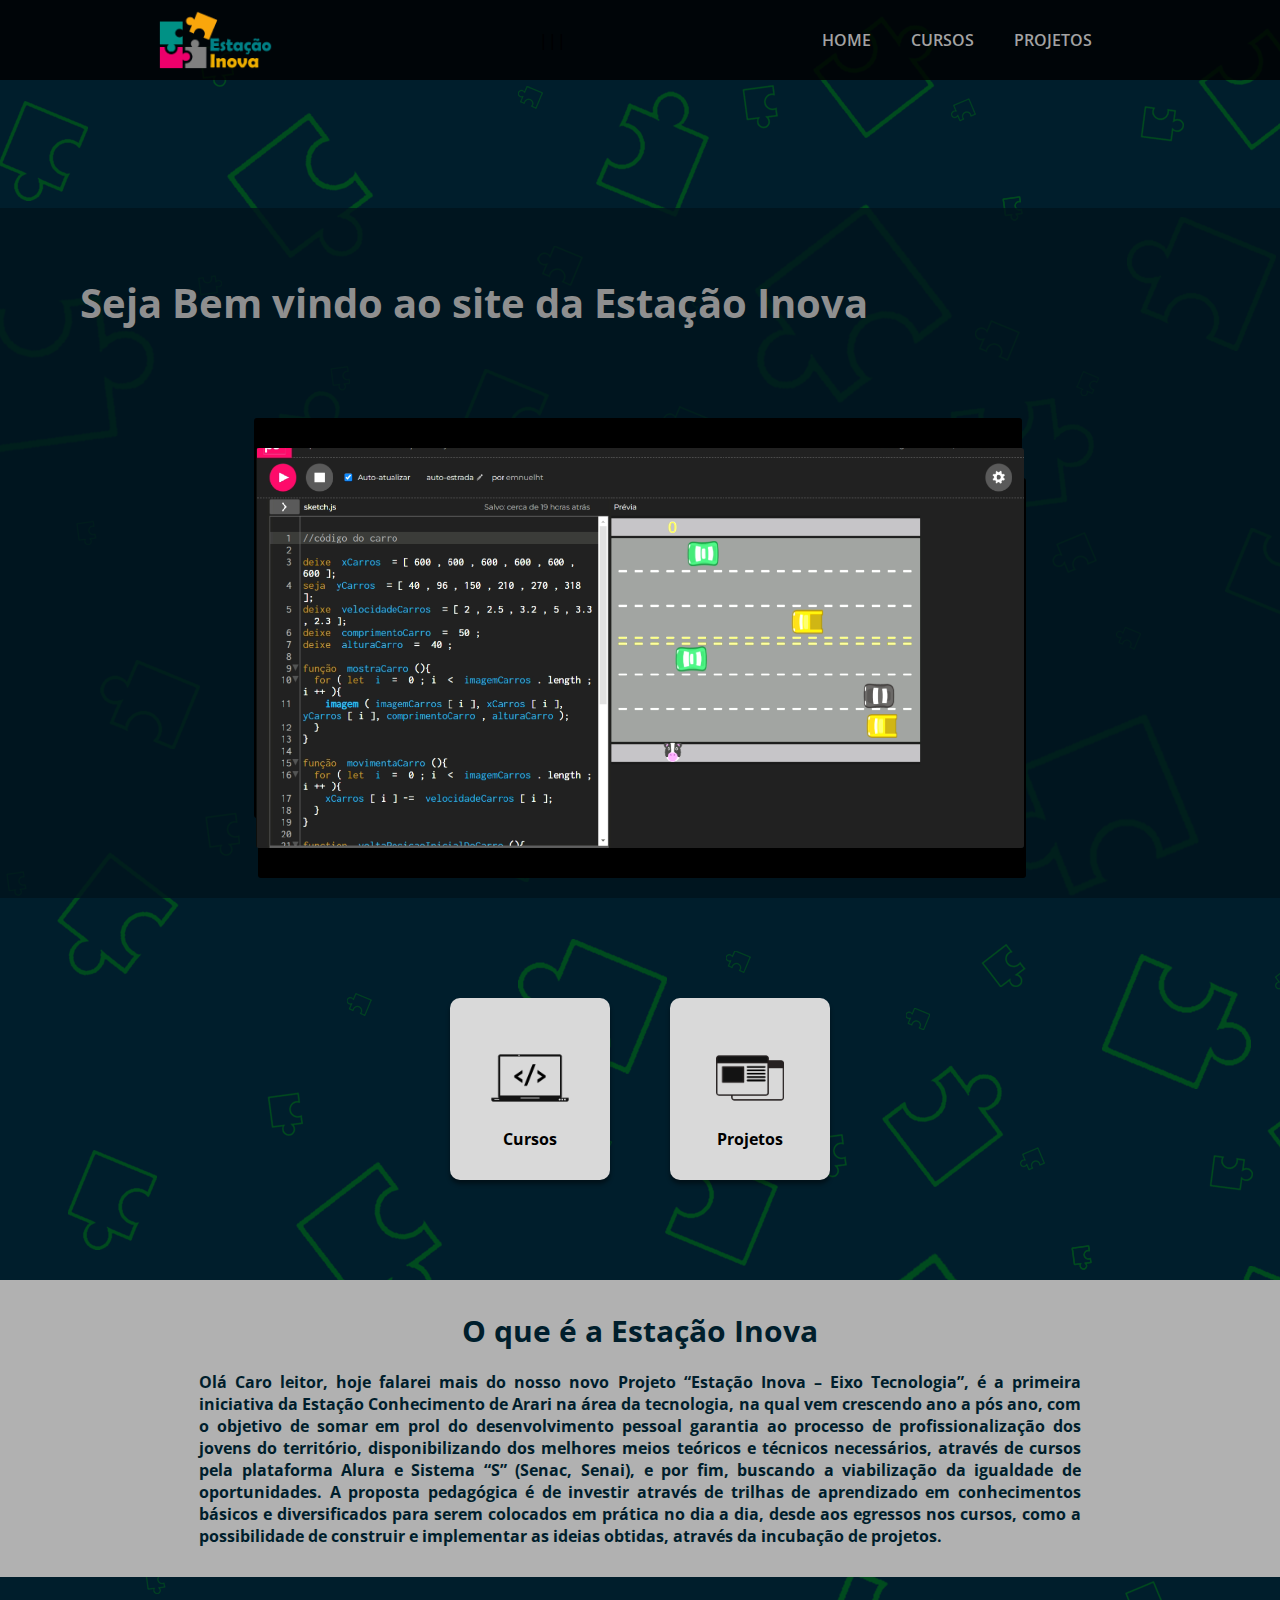
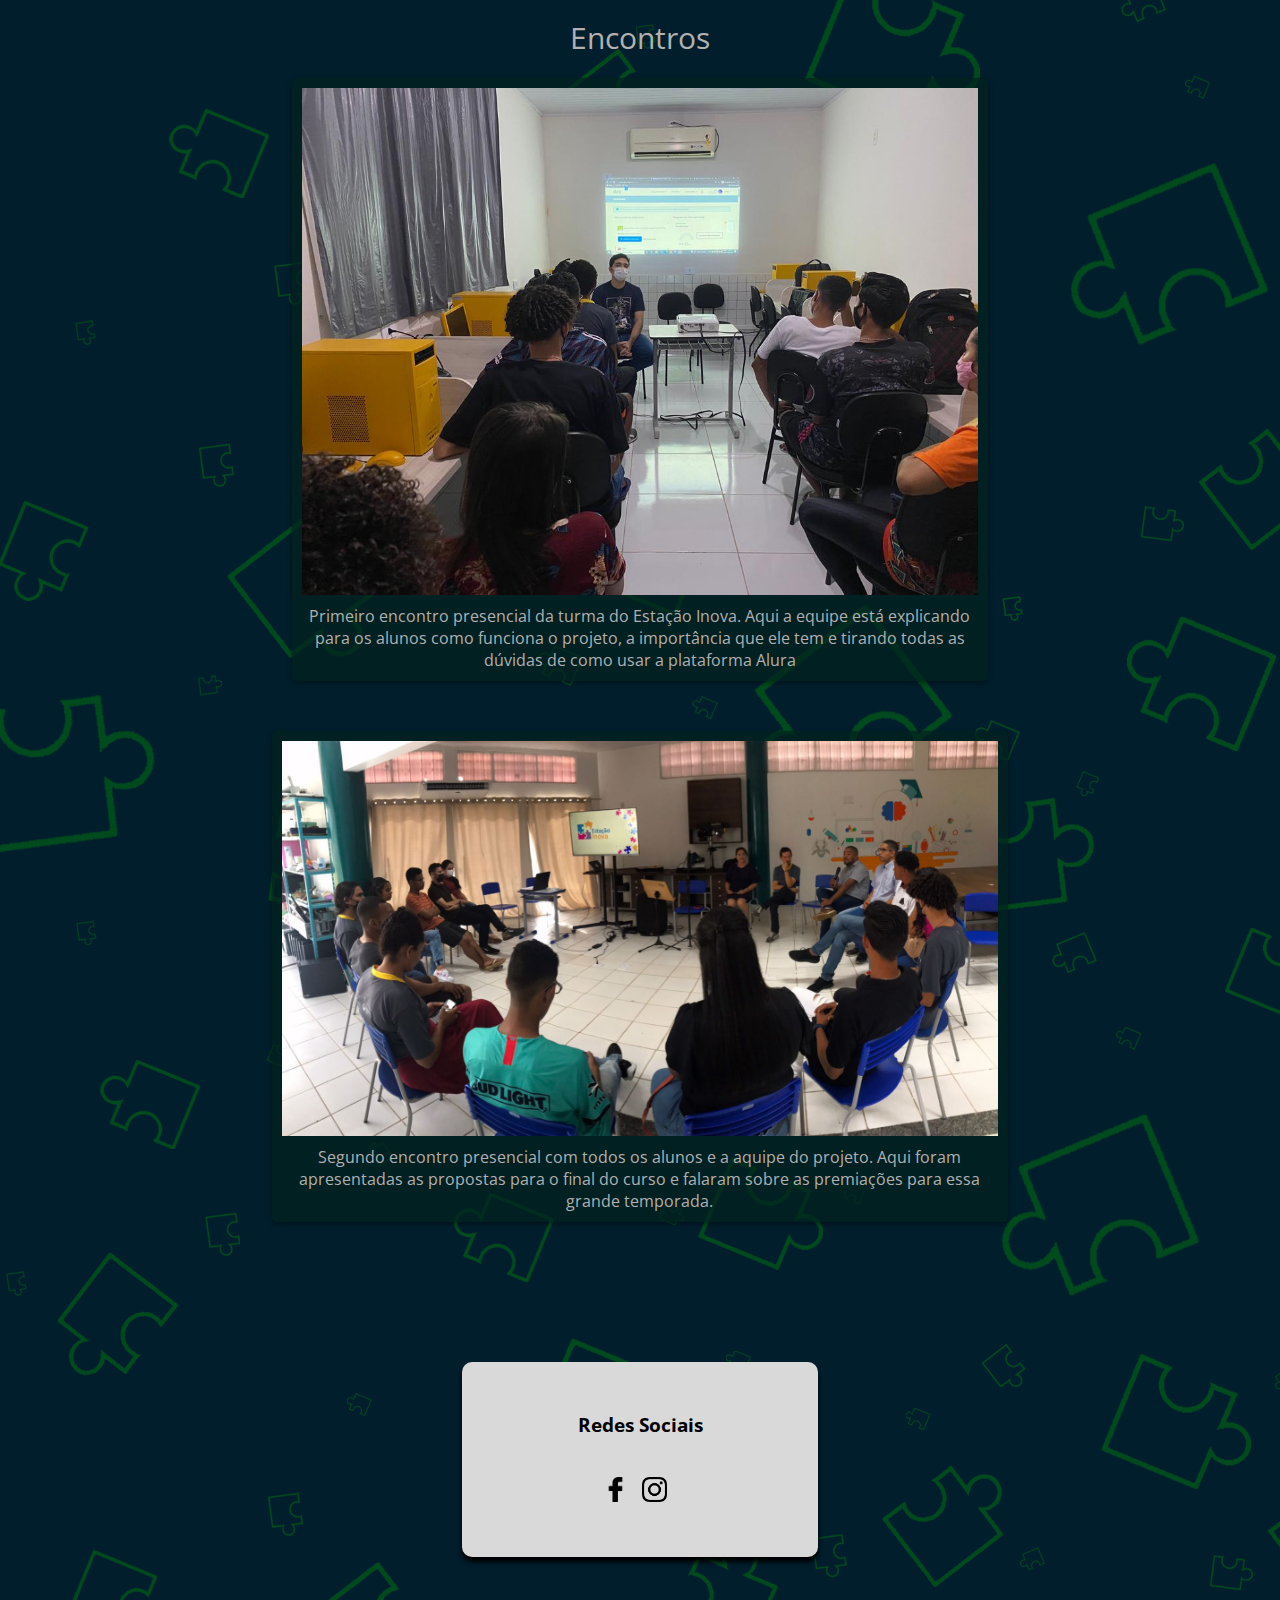
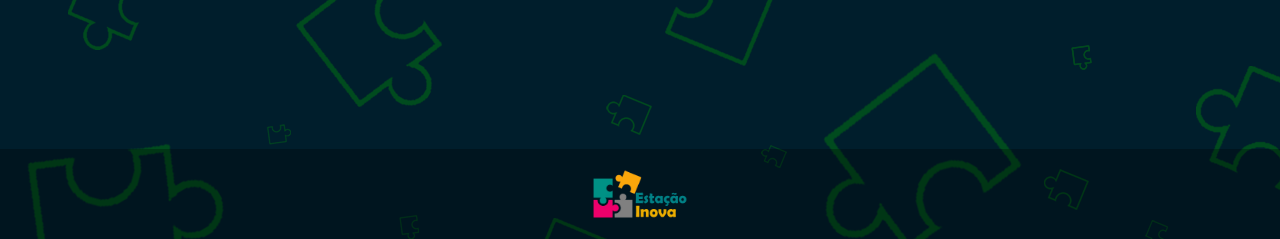
<file: index.html>
<!DOCTYPE html>
<html lang="pt-br">

<head>
    <meta charset="UTF-8">
    <title>Home | Estação Inova</title>
    <meta name="viewport" content="width=device-width, initial-scale=1.0">
    <link href="https://fonts.googleapis.com/css2?family=Open+Sans:wght@400&display=swap" rel="stylesheet">
    <link rel="stylesheet" href="./assets/css/style.css">
    <link rel="stylesheet" href="./assets/css/index/header.css">
    <link rel="stylesheet" href="./assets/css/index/sec-ini.css">
    <link rel="stylesheet" href="./assets/css/index/sec-me-i.css">
    <link rel="stylesheet" href="./assets/css/index/sec-me-f.css">
    <link rel="stylesheet" href="./assets/css/index/sec-fim.css">
    <link rel="stylesheet" href="./assets/css/index/footer.css">
    <link rel="shortcut icon" href="./assets/fanficon/icon.png" type="image/x-icon">
</head>

<body>
    <header class="containerTopo">
        <nav class="container__navegacao">
            <img src="assets/img/logoEI.png" alt="Logo da Estação Inova" class="logo">
            <div class="acaoMenu">
                <span class="clickMenu">|||</span>
                <button class="aparecerItems">Menu</button>
            </div>
            <ul class="container__items">
                <li class="items__link"><a href="./index.html">Home</a></li>
                <li class="items__link"><a href="./cursos.html">Cursos</a></li>
                <li class="items__link"><a href="./projetos.html">Projetos</a></li>
                <!-- <li class="items__link"><a href="./semestre.html">Semestre</a></li> -->
            </ul>
        </nav>
    </header>

    <section class="containerInicio">
        <div class="titulo__texto">
            <h1>Seja Bem vindo ao site da Estação Inova</h1>
        </div>
        <div class="imgC u">
            <div class="txtAcesso">
                <p>Confira os projetos da turma do Estação Inova</p>
                <br>
                <button class="btn">Ver Projetos</button>
            </div>
        </div>
        <div class="conteudoRes">
            <img src="assets/img/projetos/freeway.png" class="img__freeway">
                <div class="textRes">
                    <p>Confira os projetos da turma <!--do Estação Inova--></p>
                    <br>
                    <button class="btn" id="btn">Ver Projetos</button>
                </div>
        </div>
    </section>

    <section class="containerMeioI">

        <div class="item__cursos item">
            <img src="assets/img/bottons-alt/cursos.png" alt="Imagem representando os cursos" class="img__cursos i">
            <p>Cursos</p>
        </div>

        <div class="item__projetos item">
            <img src="assets/img/bottons-alt/projetos.png" alt="Imagem representando os projetos"
                class="img__projetos i">
            <p>Projetos</p>
        </div>

        <!-- <div class="item__semestre item">
            <img src="assets/img/bottons-alt/semestre.png" alt="Imagem representando o Semestre"
                class="img__semestre i">
            <p>Semestre</p>
        </div> -->
    </section>

    <section class="containerMeioF">
        <div class="estacaoInova__conteudo">
            <p class="titulo">O que é a Estação Inova</p>
            <p>Olá Caro leitor, hoje falarei mais do nosso novo Projeto “Estação Inova – Eixo Tecnologia”, é a primeira iniciativa da Estação Conhecimento de Arari na área da tecnologia, na qual vem crescendo ano a pós ano, com o objetivo de somar em prol do desenvolvimento pessoal garantia ao processo de profissionalização dos jovens do território, disponibilizando dos melhores meios teóricos e técnicos necessários, através de cursos pela plataforma Alura e Sistema “S” (Senac, Senai), e por fim, buscando a viabilização da igualdade de oportunidades. A proposta pedagógica é de investir através de trilhas de aprendizado em conhecimentos básicos e diversificados para serem colocados em prática no dia a dia, desde aos egressos nos cursos, como a possibilidade de construir e implementar as ideias obtidas, através da incubação de projetos.</p>
        </div>
        
        <div class="apresentacao">
            <p class="apresentacao__titulo">Encontros</p>
            <!-- <p class="apresentacao__sob">apresentação dos alunos</p> -->
            
            <div class="primerio__encontro">
                <img src="assets/img/encontro1.jpeg" class="encontro1">
                <p>
                    Primeiro encontro presencial da turma do Estação Inova. Aqui a equipe está explicando para os alunos como funciona o projeto, a importância que ele tem e tirando todas as dúvidas de como usar a plataforma Alura
                </p>
            </div>
            <div class="segundo__encontro">
                <img src="assets/img/encontro2.jpeg" class="encontro2">
                <p>
                    Segundo encontro presencial com todos os alunos e a aquipe do projeto. Aqui foram apresentadas as propostas para o final do curso e falaram sobre as premiações para essa grande temporada.
                </p>
            </div>
        </div>

    </section>

    <section class="containerFinal">
        <div class="container__F">
            <!-- <h2>Sobre a Estação Inova</h2>
            <p>Mais uma noite como todas as anteriores. Pego minha caneca de café cheia, acendo meu ultimo cigarro e
                corro pra velha janela do quarto. Observo a noite fria e chuvosa, até parece confortável por um
                momento, se não fossem as dezenas de preocupações que me desmotivam a cada dia.</p> -->
    
            <h3>Redes Sociais</h3>
            <div class="redes__items">
                <img src="assets/img/redes-sociais/face.png" alt="icone do facebook" class="face icon" onclick="alert('Em breve')">
    
                <img src="assets/img/redes-sociais/insta.png" alt="icone do instagram" class="insta icon" onclick="alert('Em breve')">
            </div>
        </div>
    </section>

    <footer>
        <img src="assets/img/logoEI.png" alt="Logo da Estação Inova">
    </footer>
    <script src="./scripts/menu.js"></script>
    <script src="./scripts/paginas.js"></script>
    <script src="./scripts/hover.js"></script>
</body>

</html>
</file>
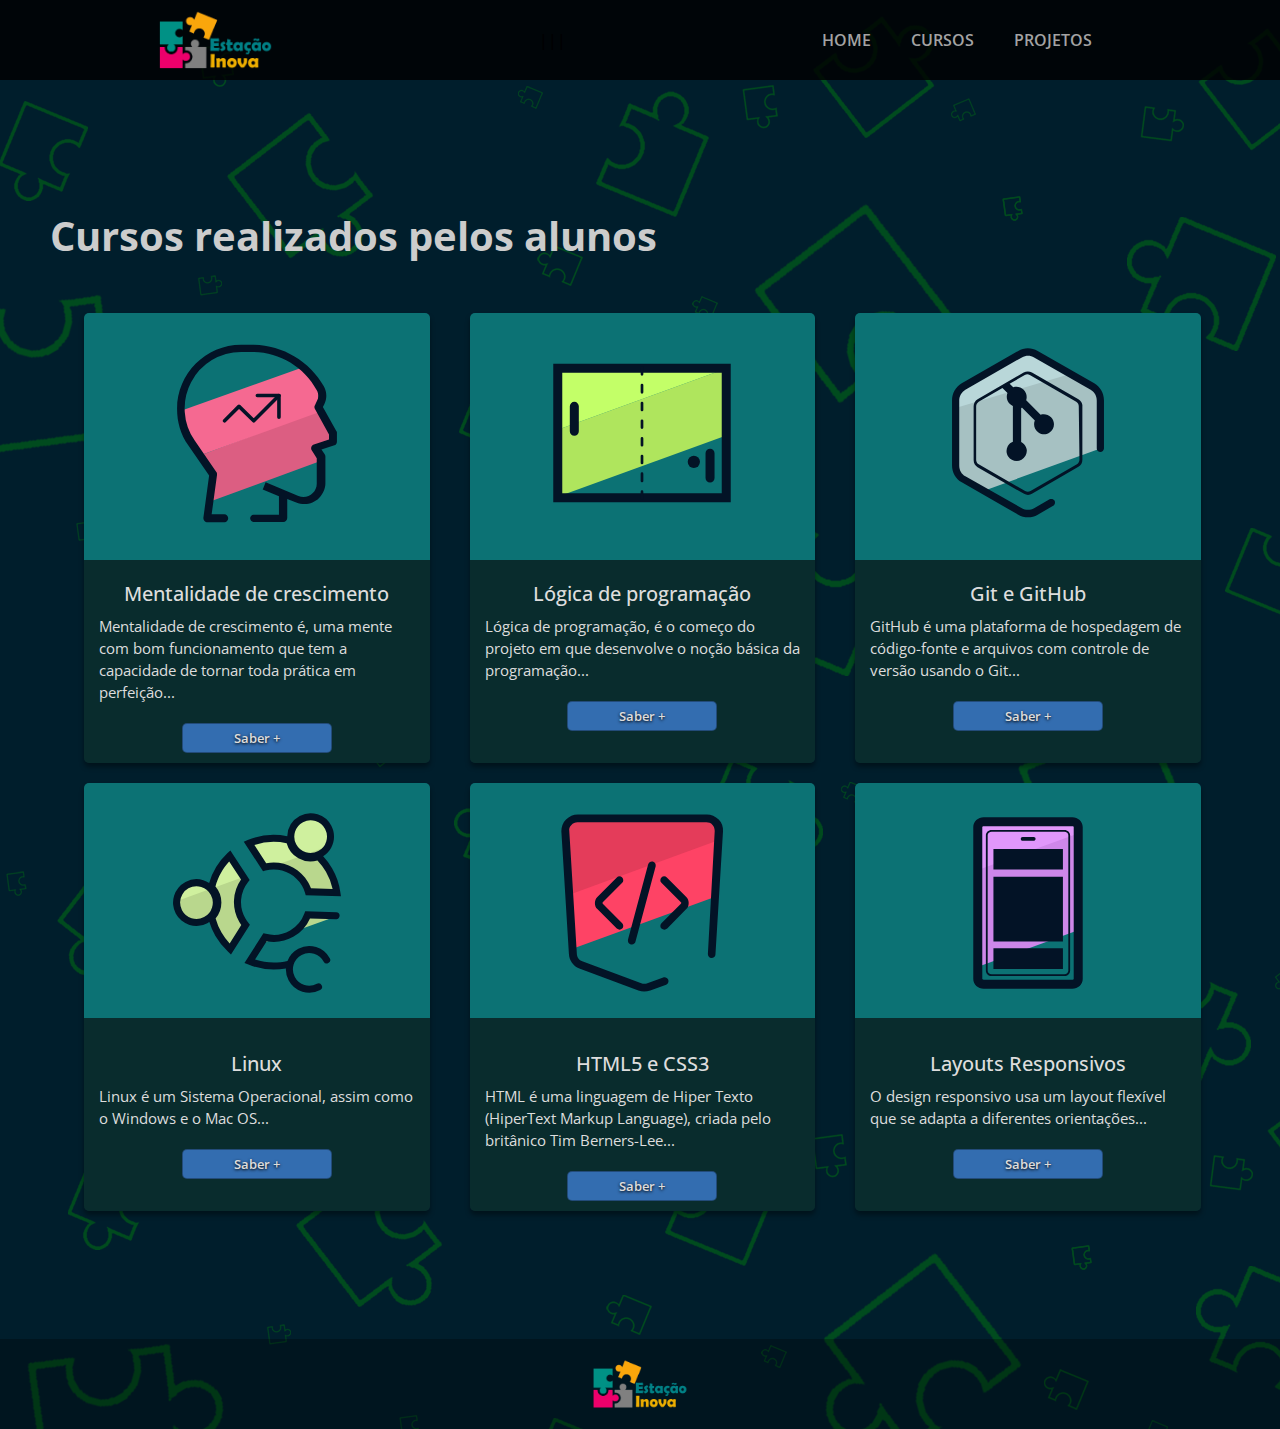
<file: cursos.html>
<!DOCTYPE html>
<html lang="pt-br">
<head>
    <meta charset="UTF-8">
    <meta name="viewport" content="width=device-width, initial-scale=1.0">
    <title>Cursos | Estação Inova</title>
    <link rel="shortcut icon" href="./assets/fanficon/icon.png" type="image/x-icon">
    <link href="https://fonts.googleapis.com/css2?family=Open+Sans:wght@400&display=swap" rel="stylesheet">
    <link rel="stylesheet" href="./assets/css/style.css">
    <link rel="stylesheet" href="./assets/css/index/header.css">
    <link rel="stylesheet" href="./assets/css/index/footer.css">
    <link rel="stylesheet" href="./assets/css/cursos.css">
</head>
<body>
    <header class="containerTopo">
        <nav class="container__navegacao">
            <img src="assets/img/logoEI.png" alt="Logo da Estação Inova" class="logo">
            <div class="acaoMenu">
                <span class="clickMenu">|||</span>
                <button class="aparecerItems">Menu</button>
            </div>
            <ul class="container__items">
                <li class="items__link"><a href="./index.html">Home</a></li>
                <li class="items__link"><a href="./cursos.html">Cursos</a></li>
                <li class="items__link"><a href="./projetos.html">Projetos</a></li>
                <!-- <li class="items__link"><a href="./semestre.html">Semestre</a></li> -->
            </ul>
        </nav>
    </header>

    <section class="containerCursos">
        <h1>Cursos realizados pelos alunos</h1>
        <div class="part">

            <div class="curso">
                <img src="./assets/img/cursos/mentalidade-crescimento-potencializando-carreira.svg" class=" img">

                <div class="conjunto">
                    <p class="principal">Mentalidade de crescimento</p>
                    <p class="texto">Mentalidade de crescimento é, uma mente com bom funcionamento que tem a capacidade de tornar toda prática em perfeição...</p>
                    <button class="button" id="mentalidade">Saber +</button>
                </div>
            </div>

            <div class="curso">
                <img src="./assets/img/cursos/pong-javascript.svg" class=" img">

                <div class="conjunto">
                    <p class="principal">Lógica de programação</p>
                    <p class="texto">Lógica de programação, é o começo do projeto em que desenvolve o noção básica da programação...</p>
                    <button class="button" id="proPong">Saber +</button>
                </div>
            </div>
            <div class="curso">
                <img src="./assets/img/cursos/git-github-controle-de-versao.svg" class=" img">

                <div class="conjunto">
                    <p class="principal">Git e GitHub</p>
                    <p class="texto">GitHub é uma plataforma de hospedagem de código-fonte e arquivos com controle de versão usando o Git...</p>
                    <button class="button" id="gitEgithub">Saber +</button>
                </div>
            </div>
        <!-- </div> -->

        <!-- <div class="part"> -->
            <div class="curso">

                <img src="./assets/img/cursos/linux-ubuntu.svg" class=" img">

                <div class="conjunto">
                    <p class="principal">Linux</p>
                    <p class="texto">Linux é um Sistema Operacional, assim como o Windows e o Mac OS...</p>
                    <button class="button" id="linux">Saber +</button>
                </div>
            </div>
            
            <div class="curso">
                <img src="./assets/img/cursos/html5-css3-primeiros-passos.svg" class=" img">

                <div class="conjunto">
                    <p class="principal">HTML5 e CSS3</p>
                    <p class="texto">HTML é uma linguagem de Hiper Texto (HiperText Markup Language), criada pelo britânico Tim Berners-Lee...</p>
                    <button class="button" id="htmlCss">Saber +</button>
                </div>
            
            </div>

            <div class="curso">
                <img src="./assets/img/cursos/mobile-first-layouts-responsivos.svg" class=" img">

                <div class="conjunto">
                    <p class="principal">Layouts Responsivos</p>
                    <p class="texto">O design responsivo usa um layout flexível que se adapta a diferentes orientações...</p>
                    <button class="button" id="responsivo">Saber +</button>
                </div>
            </div>
        <!-- </div> -->

        <!-- <div class="part"> -->

            <!-- <div class="curso">
                <img src="./assets/img/cursos/python-3-avancando-na-linguagem.svg" class=" img">

                <div class="conjunto">
                    <p class="principal">Python 3 parte 2: avançando na linguagem</p>
                    <p class="texto">pequena descrição</p>
                    <button class="button">Saber +</button>
                </div>
            </div> -->

            <!-- <div class="curso">
                <img src="./assets/img/cursos/python-3-intro-orientacao-objetos.svg" class=" img">

                <div class="conjunto">
                    <p class="principal">Python 3: introdução a Orientação a objetos</p>
                    <p class="texto">pequena descrição</p>
                    <button class="button">Saber +</button>
                </div>
            </div> -->

            <!-- <div class="curso">
                <img src="./assets/img/cursos/arquitetura-computadores-funcionamento-programa.svg" class=" img">

                <div class="conjunto">
                    <p class="principal">Arquitetura de computadores: por trás de como seu programa funciona</p>
                    <p class="texto">pequena descrição</p>
                    <button class="button">Saber +</button>
                </div>
            </div> -->
        </div>
    </section>

    <footer>
        <img src="assets/img/logoEI.png" alt="Logo da Estação Inova">
    </footer>
    <script src="./scripts/menu.js"></script>
    <script src="./scripts/urls-cursos.js"></script>
</body>
</html>
</file>
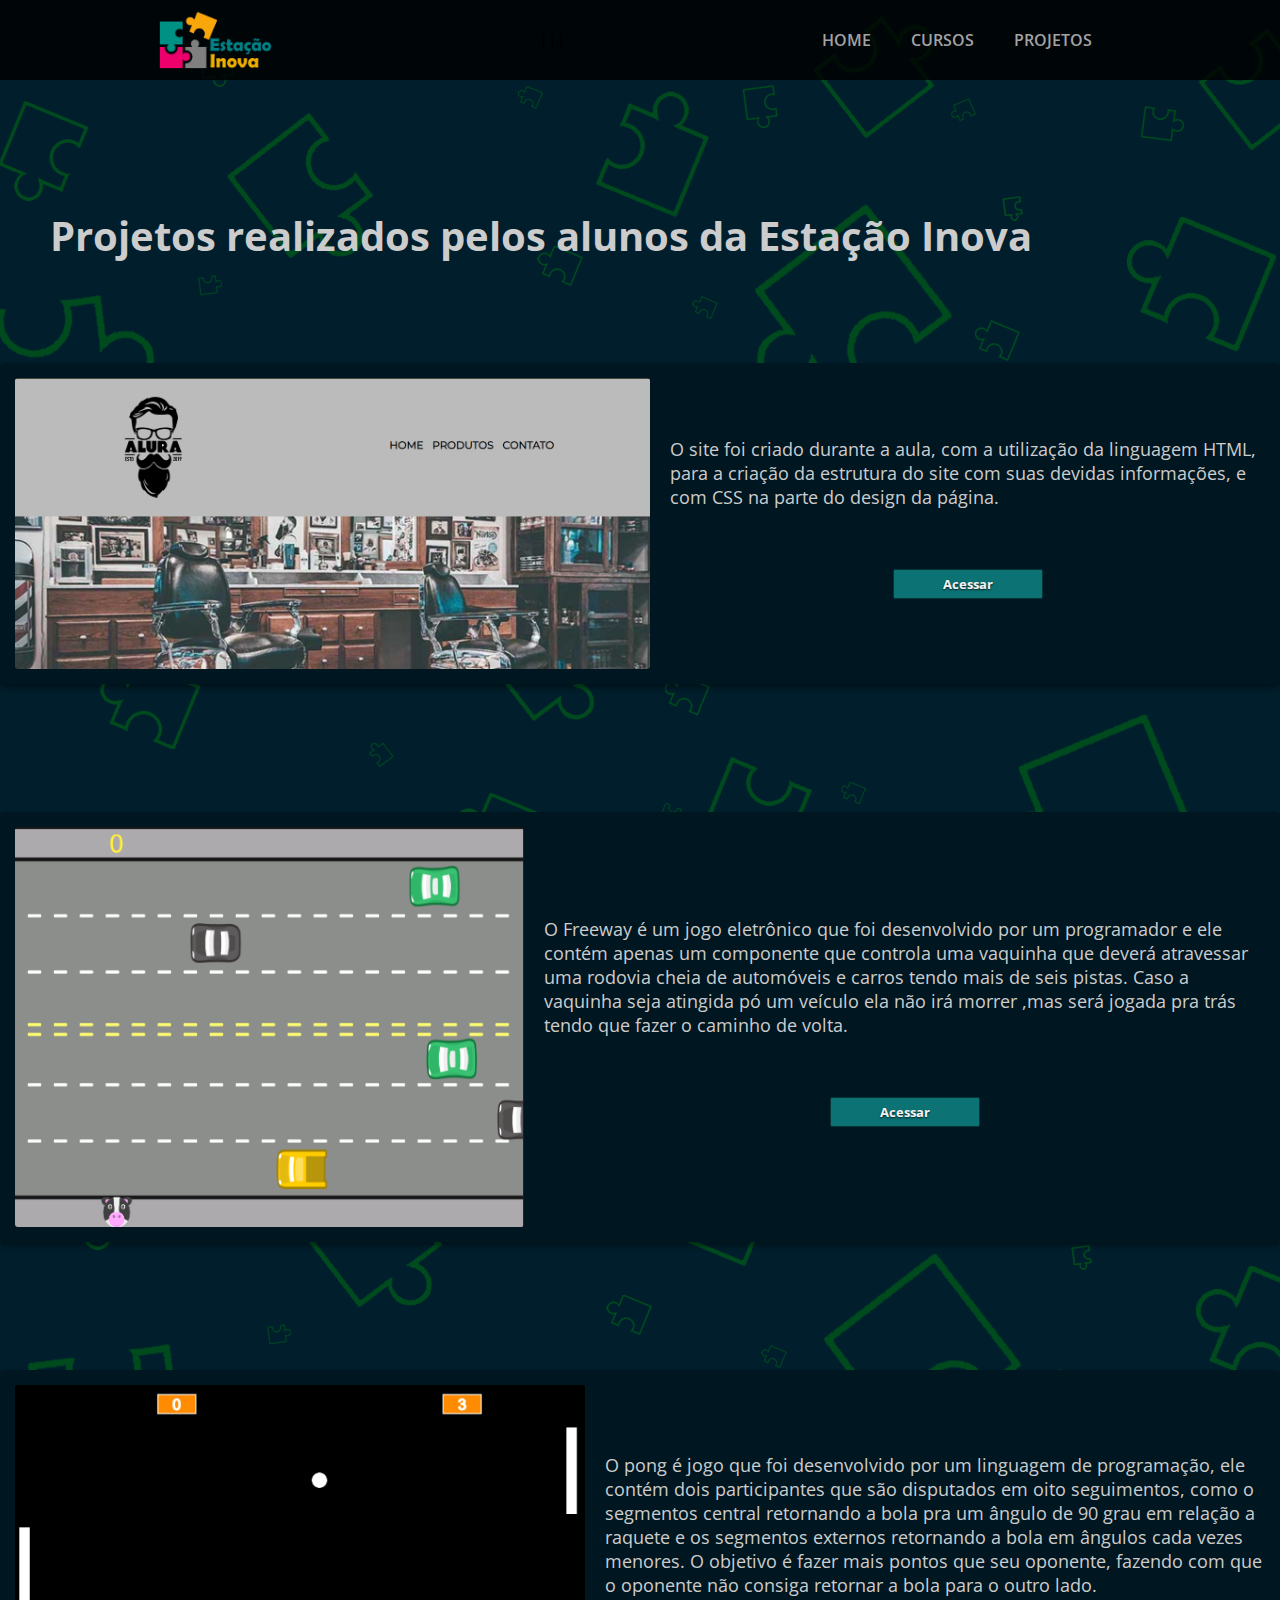
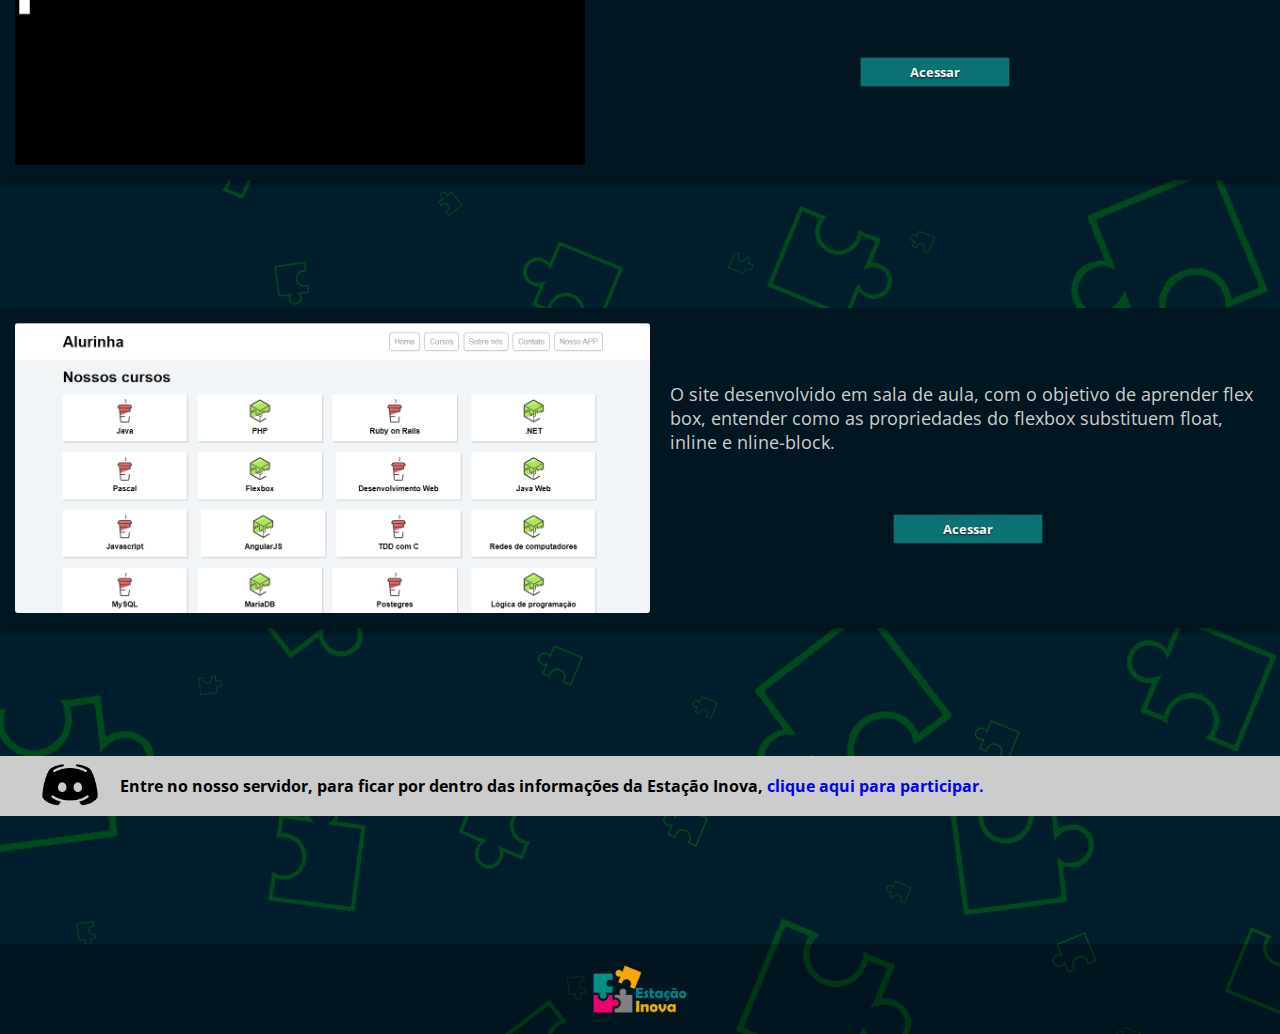
<file: projetos.html>
<!DOCTYPE html>
<html lang="pt-br">

<head>
    <meta charset="UTF-8">
    <meta name="viewport" content="width=device-width, initial-scale=1.0">
    <link rel="shortcut icon" href="./assets/fanficon/icon.png" type="image/x-icon">
    <link href="https://fonts.googleapis.com/css2?family=Open+Sans:wght@400&display=swap" rel="stylesheet">
    <link rel="stylesheet" href="./assets/css/style.css">
    <link rel="stylesheet" href="./assets/css/index/header.css">
    <link rel="stylesheet" href="./assets/css/index/footer.css">
    <link rel="stylesheet" href="./assets/css/projetos.css">
    <title>Projetos | Estação Inova</title>
</head>

<body>
    <header class="containerTopo">
        <nav class="container__navegacao">
            <img src="assets/img/logoEI.png" alt="Logo da Estação Inova" class="logo">
            <div class="acaoMenu">
                <span class="clickMenu">|||</span>
                <button class="aparecerItems">Menu</button>
            </div>
            <ul class="container__items">
                <li class="items__link"><a href="./index.html">Home</a></li>
                <li class="items__link"><a href="./cursos.html">Cursos</a></li>
                <li class="items__link"><a href="./projetos.html">Projetos</a></li>
                <!-- <li class="items__link"><a href="./semestre.html">Semestre</a></li> -->
            </ul>
        </nav>
    </header>

    <section class="containerFotos">
        <div class="titulo__subtitulo">
            <h1>Projetos realizados pelos alunos da Estação Inova</h1>
            <!-- <h2></h2> -->
        </div>

        <div class="fotos" id="fotos">

            <div class="img">
                <img src="assets/img/projetos/barbeariaAlura.png" class="imagemBarbearia pt">
                <div class="conteudoDacesso">
                    <p>
                        <!-- Site criado por: &lt;tal pessoa&gt;<br><br> 
                        Descrição: <br>--> O site foi criado durante a aula, com a utilização da linguagem HTML, para a
                        criação da estrutura do site com suas devidas informações, e com CSS na parte do design da
                        página.
                    </p>
                    <button class="acessar" id="barbearia">Acessar</button>
                </div>
            </div>

            <div class="imgE freeway">
                <img src="assets/img/projetos/freewayCheia.png" class="imagemFreeway pr">
                <div class="conteudoDacesso">
                    <p>
                        <!-- Site criado por: &lt;tal pessoa&gt;<br><br> 
                        Descrição: <br>-->O Freeway é um jogo eletrônico que foi desenvolvido por um programador e ele
                        contém apenas um componente que controla uma vaquinha que deverá atravessar uma rodovia cheia de
                        automóveis e carros tendo mais de seis pistas.
                        Caso a vaquinha seja atingida pó um veículo ela não irá morrer ,mas será jogada pra trás tendo
                        que fazer o caminho de volta.
                    </p>
                    <button class="acessar" id="freeway">Acessar</button>
                </div>
            </div>

            <div class="imgE pong">
                <img src="assets/img/projetos/pong.png" class="imagemPong pr">
                <div class="conteudoDacesso po">
                    <p>
                        <!-- Site criado por: &lt;tal pessoa&gt;<br><br>
                        Descrição: <br>--> O pong é jogo que foi desenvolvido por um linguagem de programação, ele contém dois participantes que são disputados em oito seguimentos, como o segmentos central retornando a bola pra um ângulo de 90 grau em relação a raquete e os segmentos externos retornando a bola em ângulos cada vezes menores.
                        
                        O objetivo é fazer mais pontos que seu oponente, fazendo com que o oponente não consiga retornar a bola para o outro lado.
                    </p>
                    <button class="acessar" id="pong">Acessar</button>
                </div>
            </div>

            <div class="img">
                <img src="assets/img/projetos/flex-box.png" class="imagemFlexbox pt">
                <div class="conteudoDacesso">
                    <p>
                        <!-- Site criado por: &lt;tal pessoa&gt;<br><br>
                        Descrição: <br> -->O site desenvolvido em sala de aula, com o objetivo de aprender flex box, entender como as propriedades do flexbox substituem float, inline e nline-block.
                    </p>
                    <button class="acessar" id="flexbox">Acessar</button>
                </div>
            </div>

            <!-- <div class="img">
                <img src="assets/img/projetos/minecraft.png" class="imagemMinecraft pt">
                <div class="conteudoDacesso">
                    <p>
                        Uma simples cópia da página inicial do minecraft, feita por um aluno, para testar
                        seus conhecimentos com HTML, CSS e JavaScript. O site não se adapta em celulares!
                    </p>
                    <button class="acessar" id="minecraft">Acessar</button>
                </div>
            </div> -->
        </div>
    </section>

    <div class="infoDiscord">
        <img src="assets/img/discord.png" class="discord">
        <p>Entre no nosso servidor, para ficar por dentro das informações da Estação Inova, <a href="#"
                onclick="alert('Em breve...')">clique aqui para participar.</a></p>
    </div>

    <footer>
        <img src="assets/img/logoEI.png" alt="Logo da Estação Inova">
    </footer>
    <script src="scripts/menu.js"></script>
    <script src="./scripts/hoverP.js"></script>
    <script src="scripts/urlsP.js"></script>
</body>

</html>
</file>
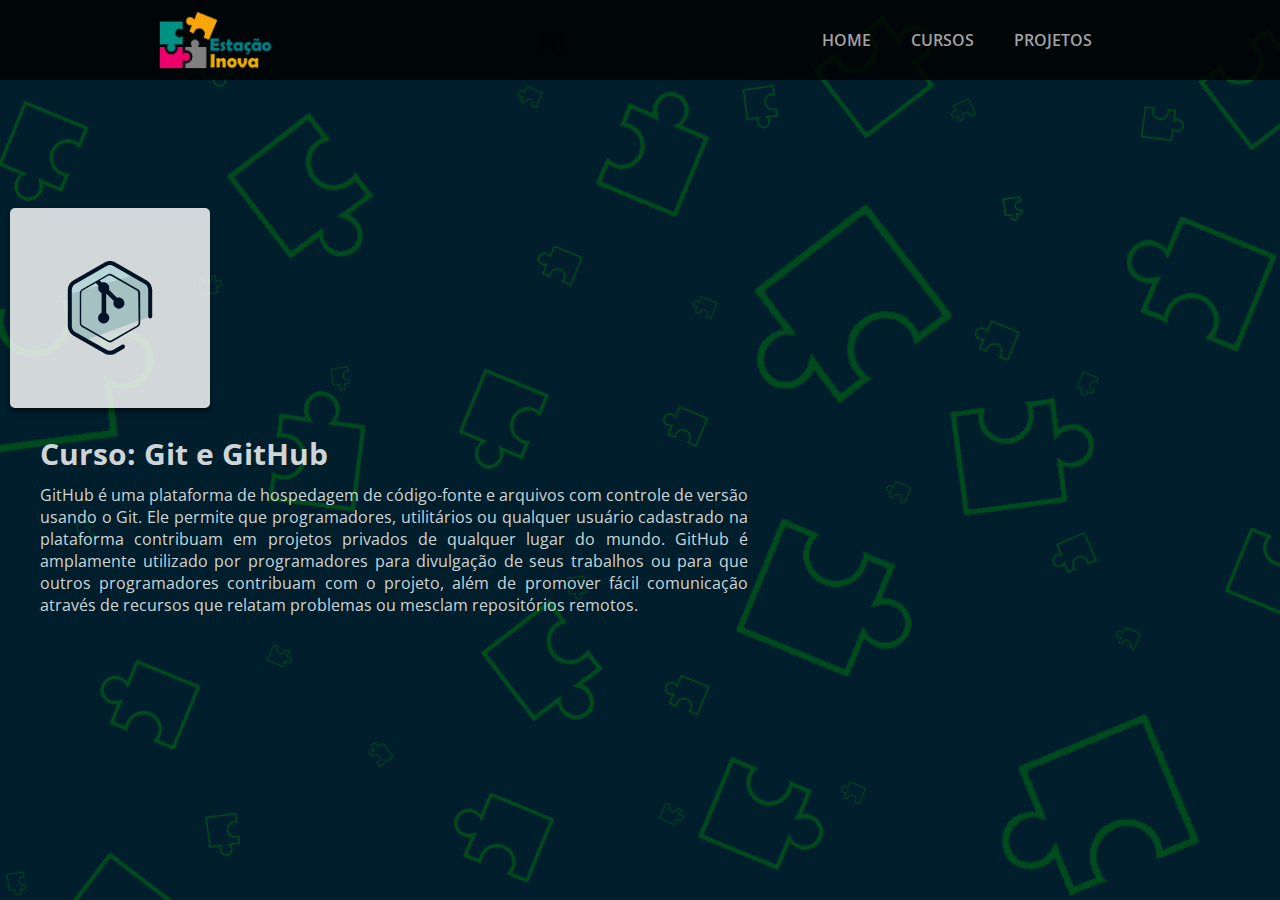
<file: sobre-cursos/git+e+github.html>
<!DOCTYPE html>
<!DOCTYPE html>
<html lang="pt-br">
<head>
    <meta charset="UTF-8">
    <meta name="viewport" content="width=device-width, initial-scale=1.0">
    <title>Sobre | Git e GitHub</title>
    <link rel="shortcut icon" href="../assets/fanficon/icon.png" type="image/x-icon">
    <link href="https://fonts.googleapis.com/css2?family=Open+Sans:wght@400&display=swap" rel="stylesheet">
    <link rel="stylesheet" href="../assets/css/style.css">
    <link rel="stylesheet" href="../assets/css/index/header.css">
    <link rel="stylesheet" href="../assets/css/index/footer.css">
    <link rel="stylesheet" href="../assets/css/sabermais.css">
</head>
<body>
    <header class="containerTopo">
        <nav class="container__navegacao">
            <img src="../assets/img/logoEI.png" alt="Logo da Estação Inova" class="logo">
            <div class="acaoMenu">
                <span class="clickMenu">|||</span>
                <button class="aparecerItems">Menu</button>
            </div>
            <ul class="container__items">
                <li class="items__link"><a href="../index.html">Home</a></li>
                <li class="items__link"><a href="../cursos.html">Cursos</a></li>
                <li class="items__link"><a href="../projetos.html">Projetos</a></li>
                <!-- <li class="items__link"><a href="../semestre.html">Semestre</a></li> -->
            </ul>
        </nav>
    </header>

    <section class="conteudo">
        <img src="../assets/img/cursos/git-github-controle-de-versao.svg" class="img__curso">
        <h1 class="titulo">Curso: Git e GitHub</h1>
        <p class="sobre__curso">GitHub é uma plataforma de hospedagem de código-fonte e arquivos com controle de versão usando o Git. Ele permite que programadores, utilitários ou qualquer usuário cadastrado na plataforma contribuam em projetos privados de qualquer lugar do mundo. GitHub é amplamente utilizado por programadores para divulgação de seus trabalhos ou para que outros programadores contribuam com o projeto, além de promover fácil comunicação através de recursos que relatam problemas ou mesclam repositórios remotos.</p>
    </section>

    <script src="../scripts/menu.js"></script>
</body>
</html>
</file>
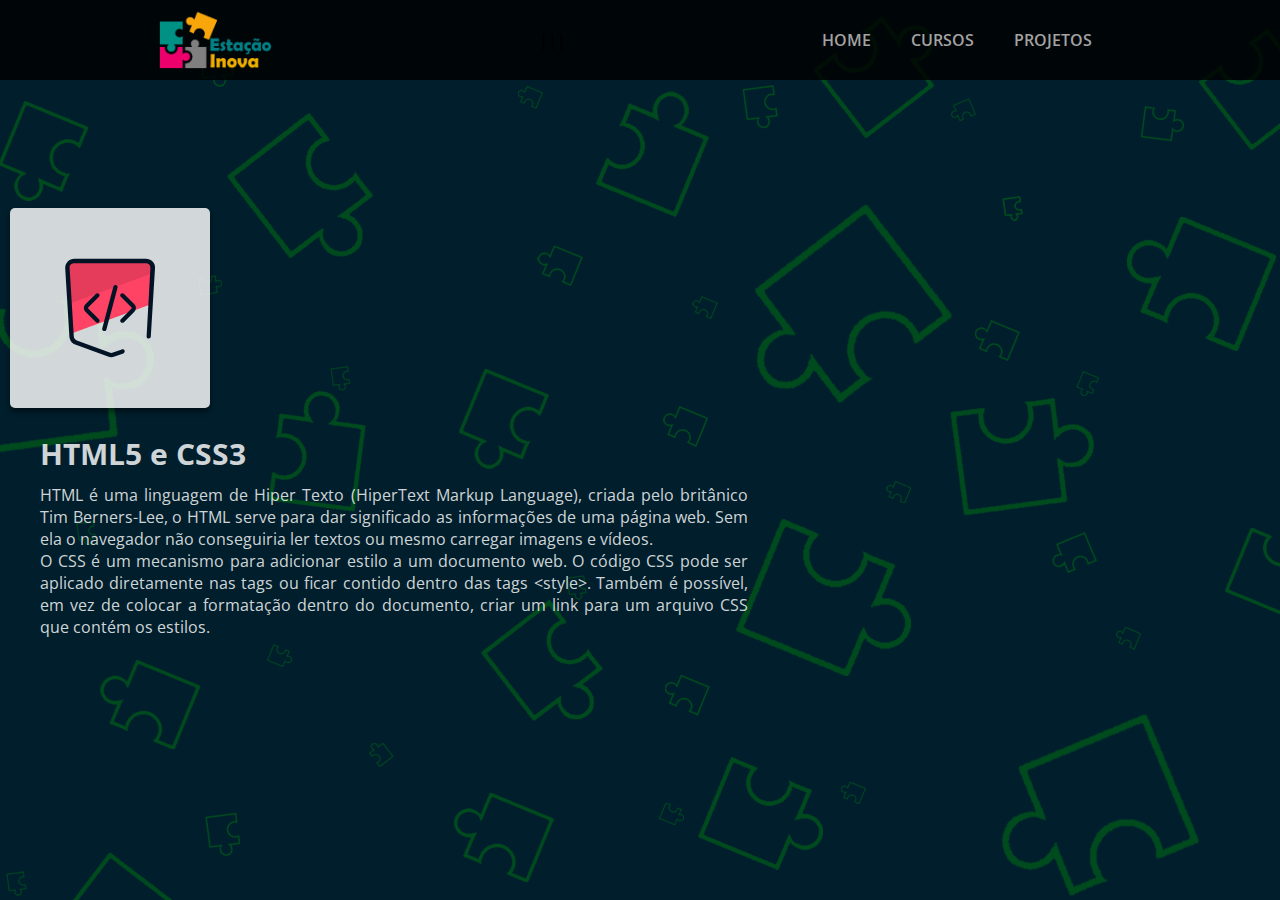
<file: sobre-cursos/HTML+CSS.html>
<!DOCTYPE html>
<!DOCTYPE html>
<html lang="pt-br">
<head>
    <meta charset="UTF-8">
    <meta name="viewport" content="width=device-width, initial-scale=1.0">
    <title>Sobre | HTML & CSS</title>
    <link rel="shortcut icon" href="../assets/fanficon/icon.png" type="image/x-icon">
    <link href="https://fonts.googleapis.com/css2?family=Open+Sans:wght@400&display=swap" rel="stylesheet">
    <link rel="stylesheet" href="../assets/css/style.css">
    <link rel="stylesheet" href="../assets/css/index/header.css">
    <link rel="stylesheet" href="../assets/css/index/footer.css">
    <link rel="stylesheet" href="../assets/css/sabermais.css">
</head>
<body>
    <header class="containerTopo">
        <nav class="container__navegacao">
            <img src="../assets/img/logoEI.png" alt="Logo da Estação Inova" class="logo">
            <div class="acaoMenu">
                <span class="clickMenu">|||</span>
                <button class="aparecerItems">Menu</button>
            </div>
            <ul class="container__items">
                <li class="items__link"><a href="../index.html">Home</a></li>
                <li class="items__link"><a href="../cursos.html">Cursos</a></li>
                <li class="items__link"><a href="../projetos.html">Projetos</a></li>
                <!-- <li class="items__link"><a href="../semestre.html">Semestre</a></li> -->
            </ul>
        </nav>
    </header>

    <section class="conteudo">
        <img src="../assets/img/cursos/html5-css3-primeiros-passos.svg" class="img__curso">
        <h1 class="titulo">HTML5 e CSS3</h1>
        <p class="sobre__curso">
            HTML é uma linguagem de Hiper Texto (HiperText Markup Language), criada pelo britânico Tim Berners-Lee, o HTML
            serve para dar significado as informações de uma página web. Sem ela o navegador não conseguiria ler textos ou
            mesmo carregar imagens e vídeos. <br>
            
            O CSS é um mecanismo para adicionar estilo a um documento web. O código CSS pode ser aplicado diretamente nas tags ou ficar contido dentro das tags &lt;style&gt;. Também é possível, em vez de colocar a formatação dentro do documento, criar um link para um arquivo CSS que contém os estilos.
        </p>
    </section>

    <script src="../scripts/menu.js"></script>
</body>
</html>
</file>
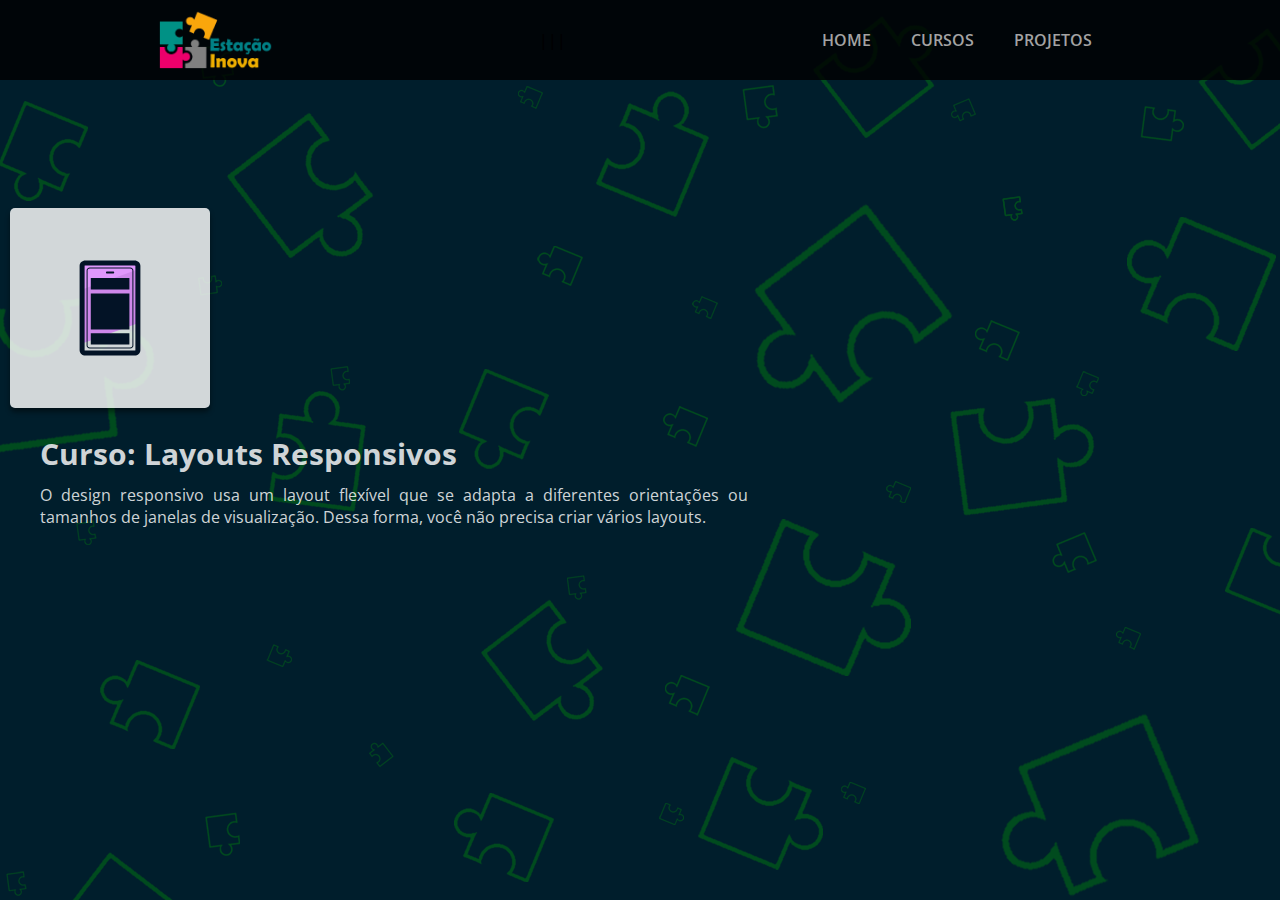
<file: sobre-cursos/layout+responsivo.html>
<!DOCTYPE html>
<html lang="pt-br">
<head>
    <meta charset="UTF-8">
    <meta name="viewport" content="width=device-width, initial-scale=1.0">
    <title>Sobre | Layouts Responsivos</title>
    <link rel="shortcut icon" href="../assets/fanficon/icon.png" type="image/x-icon">
    <link href="https://fonts.googleapis.com/css2?family=Open+Sans:wght@400&display=swap" rel="stylesheet">
    <link rel="stylesheet" href="../assets/css/style.css">
    <link rel="stylesheet" href="../assets/css/index/header.css">
    <link rel="stylesheet" href="../assets/css/index/footer.css">
    <link rel="stylesheet" href="../assets/css/sabermais.css">
</head>
<body>
    <header class="containerTopo">
        <nav class="container__navegacao">
            <img src="../assets/img/logoEI.png" alt="Logo da Estação Inova" class="logo">
            <div class="acaoMenu">
                <span class="clickMenu">|||</span>
                <button class="aparecerItems">Menu</button>
            </div>
            <ul class="container__items">
                <li class="items__link"><a href="../index.html">Home</a></li>
                <li class="items__link"><a href="../cursos.html">Cursos</a></li>
                <li class="items__link"><a href="../projetos.html">Projetos</a></li>
                <!-- <li class="items__link"><a href="../semestre.html">Semestre</a></li> -->
            </ul>
        </nav>
    </header>

    <section class="conteudo">
        <img src="../assets/img/cursos/mobile-first-layouts-responsivos.svg" class="img__curso">
        <h1 class="titulo">Curso: Layouts Responsivos</h1>
        <p class="sobre__curso">O design responsivo usa um layout flexível que se adapta a diferentes orientações ou tamanhos de janelas de visualização. Dessa forma, você não precisa criar vários layouts.</p>
    </section>

    <script src="../scripts/menu.js"></script>
</body>
</html>
</file>
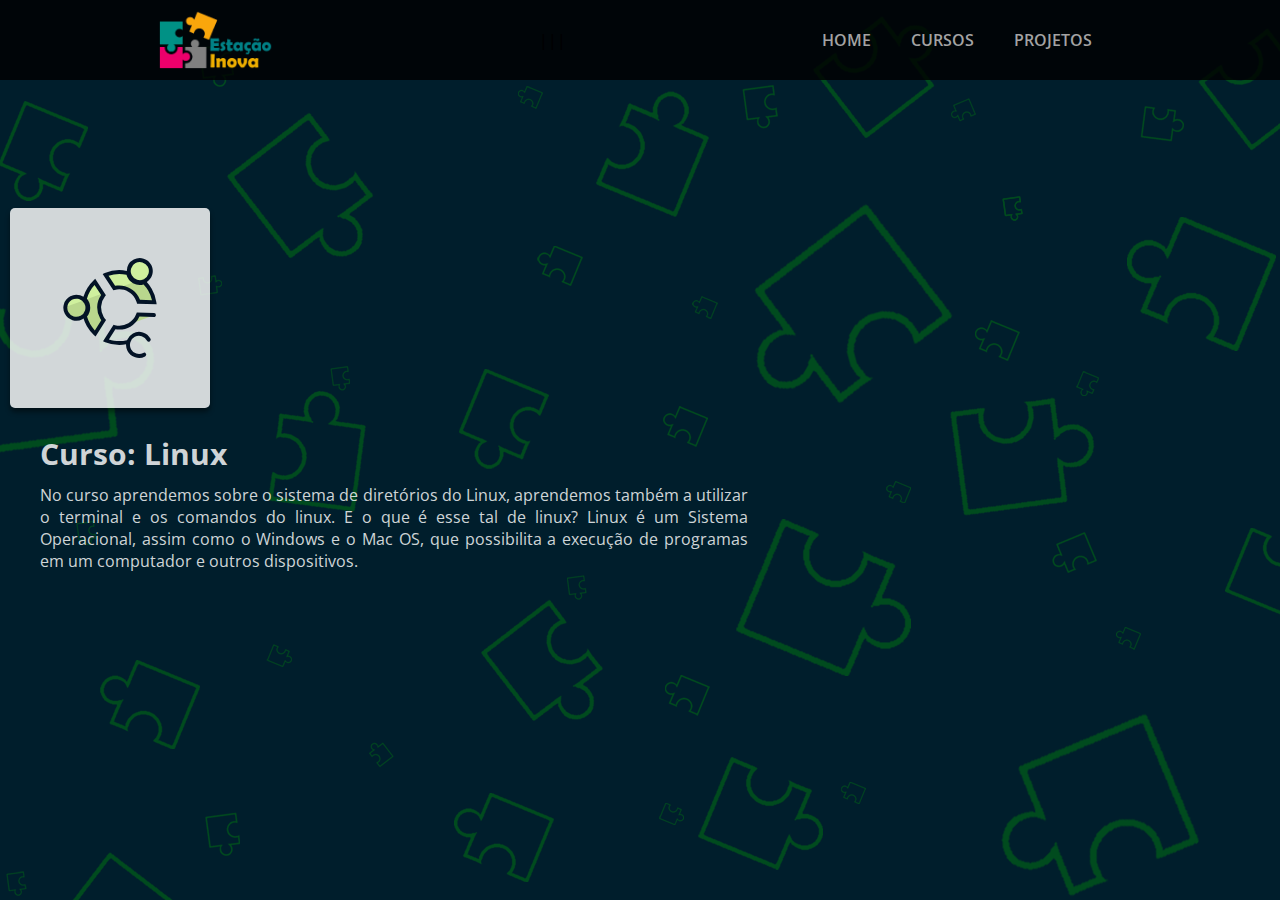
<file: sobre-cursos/linux.html>
<!DOCTYPE html>
<html lang="pt-br">
<head>
    <meta charset="UTF-8">
    <meta name="viewport" content="width=device-width, initial-scale=1.0">
    <title>Sobre | Linux</title>
    <link rel="shortcut icon" href="../assets/fanficon/icon.png" type="image/x-icon">
    <link href="https://fonts.googleapis.com/css2?family=Open+Sans:wght@400&display=swap" rel="stylesheet">
    <link rel="stylesheet" href="../assets/css/style.css">
    <link rel="stylesheet" href="../assets/css/index/header.css">
    <link rel="stylesheet" href="../assets/css/index/footer.css">
    <link rel="stylesheet" href="../assets/css/sabermais.css">
</head>
<body>
    <header class="containerTopo">
        <nav class="container__navegacao">
            <img src="../assets/img/logoEI.png" alt="Logo da Estação Inova" class="logo">
            <div class="acaoMenu">
                <span class="clickMenu">|||</span>
                <button class="aparecerItems">Menu</button>
            </div>
            <ul class="container__items">
                <li class="items__link"><a href="../index.html">Home</a></li>
                <li class="items__link"><a href="../cursos.html">Cursos</a></li>
                <li class="items__link"><a href="../projetos.html">Projetos</a></li>
                <!-- <li class="items__link"><a href="../semestre.html">Semestre</a></li> -->
            </ul>
        </nav>
    </header>

    <section class="conteudo">
        <img src="../assets/img/cursos/linux-ubuntu.svg" class="img__curso">
        <h1 class="titulo">Curso: Linux</h1>
        <p class="sobre__curso">No curso aprendemos sobre o sistema de diretórios do Linux, aprendemos também a utilizar o terminal e os comandos do linux. E o que é esse tal de linux? Linux é um Sistema Operacional, assim como o Windows e o Mac OS, que possibilita a execução de programas em um computador e outros dispositivos.</p>
    </section>

    <script src="../scripts/menu.js"></script>
</body>
</html>
</file>
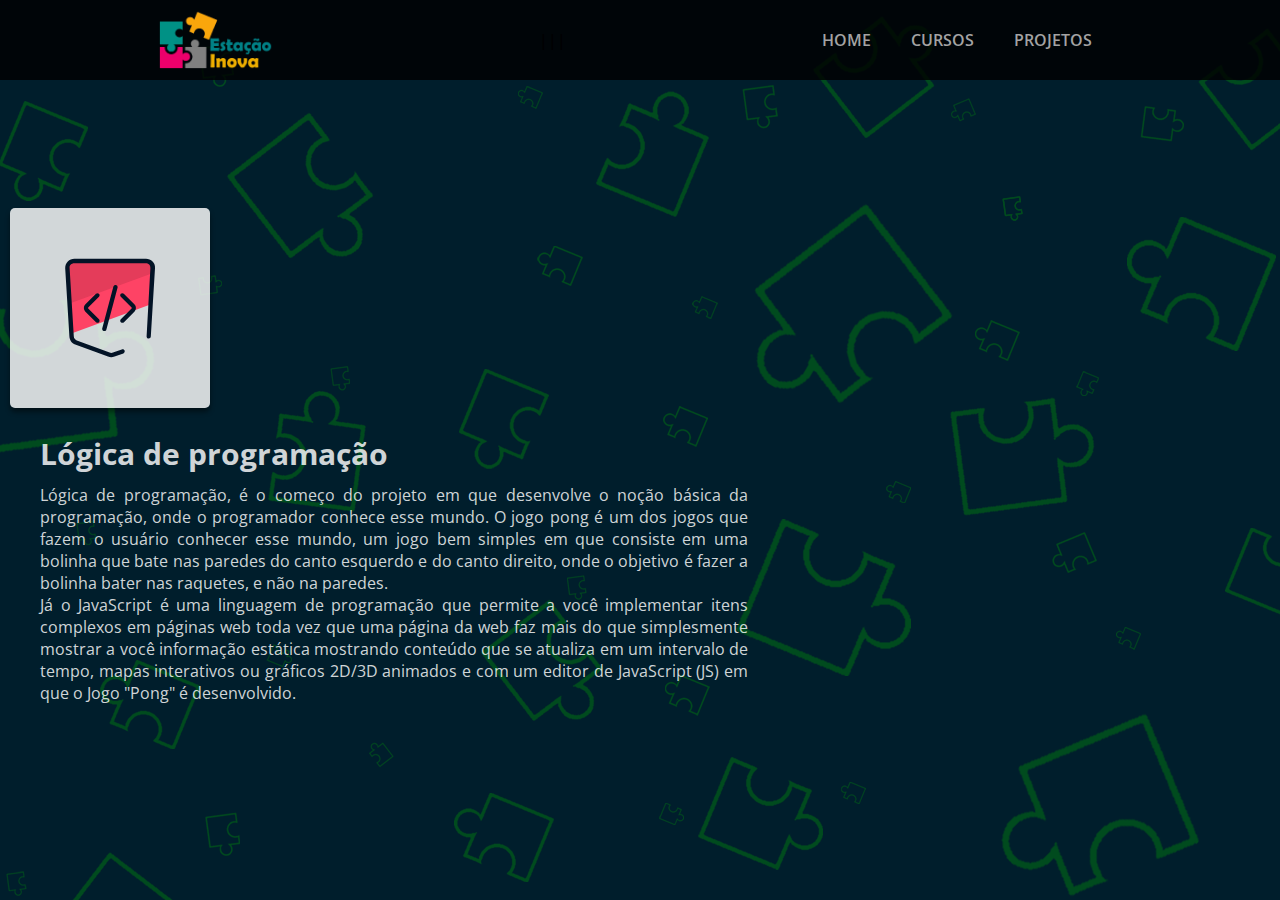
<file: sobre-cursos/logica+programacao+pong.html>
<!DOCTYPE html>
<!DOCTYPE html>
<html lang="pt-br">
<head>
    <meta charset="UTF-8">
    <meta name="viewport" content="width=device-width, initial-scale=1.0">
    <title>Sobre | Lógica de programação com Pong</title>
    <link rel="shortcut icon" href="../assets/fanficon/icon.png" type="image/x-icon">
    <link href="https://fonts.googleapis.com/css2?family=Open+Sans:wght@400&display=swap" rel="stylesheet">
    <link rel="stylesheet" href="../assets/css/style.css">
    <link rel="stylesheet" href="../assets/css/index/header.css">
    <link rel="stylesheet" href="../assets/css/index/footer.css">
    <link rel="stylesheet" href="../assets/css/sabermais.css">
</head>
<body>
    <header class="containerTopo">
        <nav class="container__navegacao">
            <img src="../assets/img/logoEI.png" alt="Logo da Estação Inova" class="logo">
            <div class="acaoMenu">
                <span class="clickMenu">|||</span>
                <button class="aparecerItems">Menu</button>
            </div>
            <ul class="container__items">
                <li class="items__link"><a href="../index.html">Home</a></li>
                <li class="items__link"><a href="../cursos.html">Cursos</a></li>
                <li class="items__link"><a href="../projetos.html">Projetos</a></li>
                <!-- <li class="items__link"><a href="../semestre.html">Semestre</a></li> -->
            </ul>
        </nav>
    </header>

    <section class="conteudo">
        <img src="../assets/img/cursos/html5-css3-primeiros-passos.svg" class="img__curso">
        <h1 class="titulo">Lógica de programação</h1>
        <p class="sobre__curso">
            Lógica de programação, é o começo do projeto em que desenvolve o noção básica da programação, onde o programador conhece esse mundo. O jogo pong é um dos jogos que fazem o usuário conhecer esse mundo, um jogo bem simples em que consiste em uma bolinha que bate nas paredes do canto esquerdo e do canto direito, onde o objetivo é fazer a bolinha bater nas raquetes, e não na paredes. <br>
            Já o JavaScript é uma linguagem de programação que permite a você implementar itens complexos em páginas web toda vez que uma página da web faz mais do que simplesmente mostrar a você informação estática mostrando conteúdo que se atualiza em um intervalo de tempo, mapas interativos ou gráficos 2D/3D animados e com um editor de JavaScript (JS) em que o Jogo "Pong" é desenvolvido.
        </p>
    </section>

    <script src="../scripts/menu.js"></script>
</body>
</html>
</file>
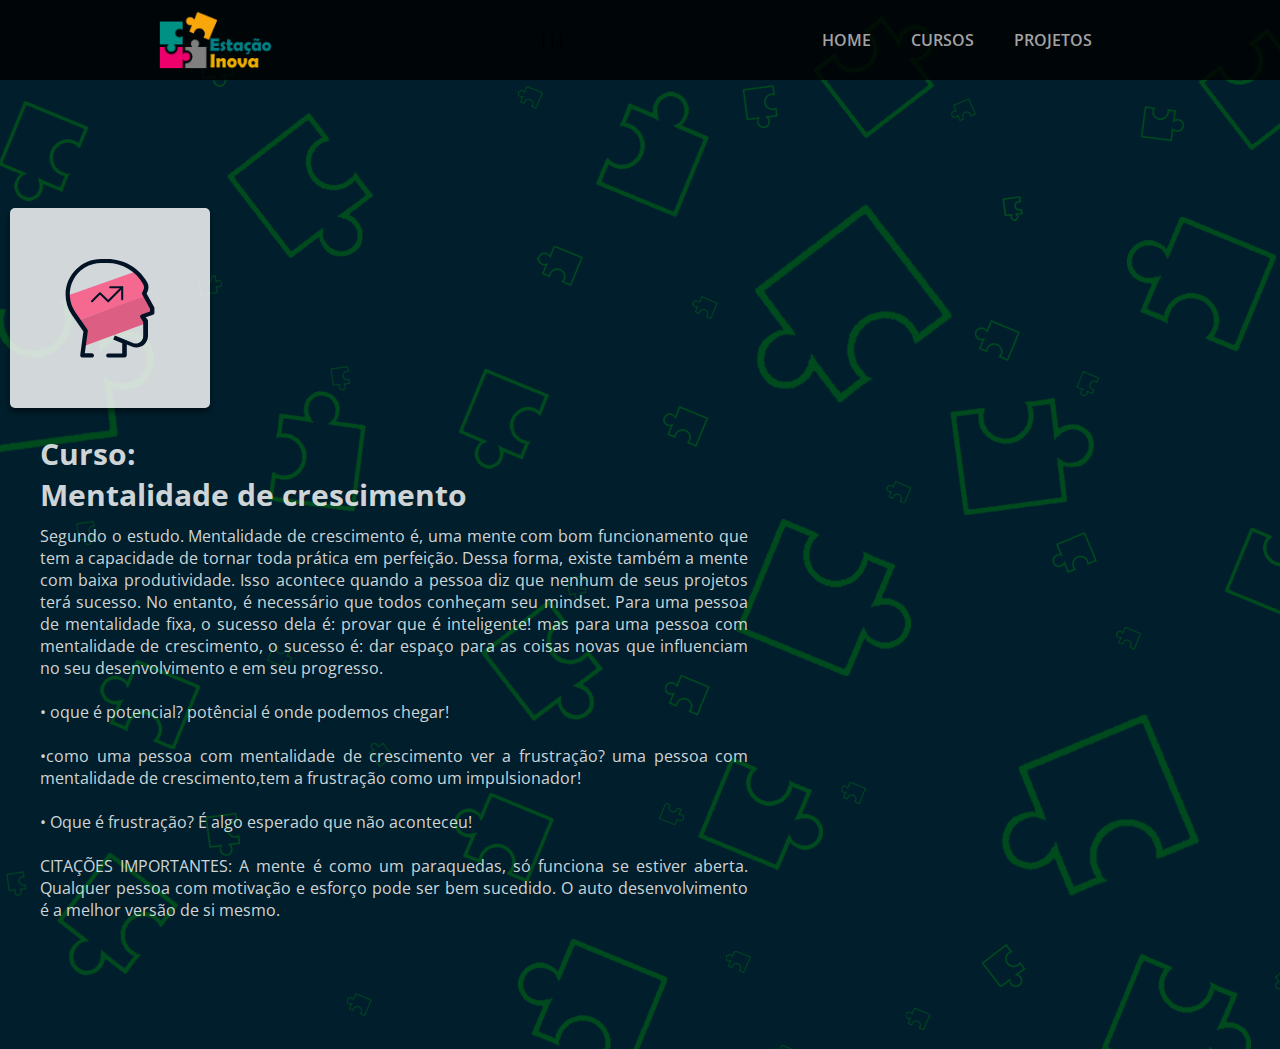
<file: sobre-cursos/mentalidade+de+crescimento.html>
<!DOCTYPE html>
<html lang="en">
<head>
    <meta charset="UTF-8">
    <meta name="viewport" content="width=device-width, initial-scale=1.0">
    <title>Sobre | Mentalidade de crescimento</title>
    <link rel="shortcut icon" href="../assets/fanficon/icon.png" type="image/x-icon">
    <link href="https://fonts.googleapis.com/css2?family=Open+Sans:wght@400&display=swap" rel="stylesheet">
    <link rel="stylesheet" href="../assets/css/style.css">
    <link rel="stylesheet" href="../assets/css/index/header.css">
    <link rel="stylesheet" href="../assets/css/index/footer.css">
    <link rel="stylesheet" href="../assets/css/sabermais.css">
</head>
<body>
    <header class="containerTopo">
        <nav class="container__navegacao">
            <img src="../assets/img/logoEI.png" alt="Logo da Estação Inova" class="logo">
            <div class="acaoMenu">
                <span class="clickMenu">|||</span>
                <button class="aparecerItems">Menu</button>
            </div>
            <ul class="container__items">
                <li class="items__link"><a href="../index.html">Home</a></li>
                <li class="items__link"><a href="../cursos.html">Cursos</a></li>
                <li class="items__link"><a href="../projetos.html">Projetos</a></li>
                <!-- <li class="items__link"><a href="../semestre.html">Semestre</a></li> -->
            </ul>
        </nav>
    </header>

    <section class="conteudo">
        <img src="../assets/img/cursos/mentalidade-crescimento-potencializando-carreira.svg" class="img__curso">
        <h1 class="titulo">Curso: <br> Mentalidade de crescimento</h1>
        <p class="sobre__curso">
            Segundo o estudo. Mentalidade de crescimento é, uma mente com bom funcionamento que tem a capacidade de tornar toda prática em perfeição. Dessa forma,  existe também a mente com baixa produtividade. Isso acontece quando a pessoa diz que nenhum de seus projetos terá sucesso.
            No entanto, é necessário que todos conheçam seu mindset. Para uma pessoa de mentalidade fixa, o sucesso dela é: provar que é inteligente! mas para uma pessoa com mentalidade de crescimento, o sucesso é: dar espaço para as coisas novas que influenciam no seu  desenvolvimento e em seu progresso.
            <br><br>
            • oque é potencial? potêncial é onde podemos chegar!
            <br><br>
            •como uma pessoa com mentalidade de crescimento ver a frustração?
            uma pessoa com mentalidade de crescimento,tem a frustração como um impulsionador!
            <br><br>
            • Oque é frustração?
            É algo esperado que não aconteceu!
            <br><br>
            CITAÇÕES IMPORTANTES:
            A mente é como um paraquedas, só funciona se estiver aberta.
            Qualquer pessoa com motivação e esforço pode ser bem sucedido.
            O auto desenvolvimento é a melhor versão de si mesmo.</p>
    </section>

    <script src="../scripts/menu.js"></script>
</body>
</html>
</file>
<file: assets/css/style.css>
* {
    padding: 0;
    margin: 0;
    list-style: none;
    text-decoration: none;
    font-family: 'Open Sans', sans-serif;
}

body {
    /* background: rgb(239, 253, 255); */
    /* background: #224c5e; */
    background: url('../img/fundoE.png');
}

::selection {
    color: #ffffff;
    background-color: #0c7274;
}

  *::-webkit-scrollbar {
    width: 16px;
  }

  *::-webkit-scrollbar-track {
    background: #00131c;
  }

  *::-webkit-scrollbar-thumb {
    background-color: #000c12;
    border-radius: 4px;
  }
</file>
<file: assets/css/index/header.css>
.containerTopo {
    margin-bottom: 10%;
}

.aparecerItems {
    display: none;
}

.containerTopo .container__navegacao {
    background: #000000ce;
    display: flex;
    align-items: center;
    justify-content: space-around;
}

.containerTopo .container__navegacao .container__items {
    display: flex;
    gap: 40px;
    text-transform: uppercase;
    margin-right: 60px;
}

.containerTopo .container__navegacao .container__items a {
    color: #a3a3a3;
    transition: all .4s;
    font-weight: 600;
}

.containerTopo .container__navegacao .container__items a:hover {
    color: #224c5e;
    font-weight: 600;
    text-shadow: none;
    transition: all .4s;
}

.containerTopo .logo {
    height: 60px;
    margin-left: 20px;
    cursor: pointer;
    padding: 10px;
}

@media(max-width: 720px) {
    
    .containerTopo {
        margin: 0;
    }

    .acaoMenu {
        display: flex;
        margin-bottom: 10px;
        gap: 5px;
        width: 90px;
        cursor: pointer;
    }

    .aparecerItems {
        display: block;
        background: none;
        border: none;
        color: #ffffff;
        font-size: 16px;
        cursor: pointer;
    }

    .clickMenu {
        color: #ffffff;
        transform: rotate(90deg);
    }
    
    .containerTopo .container__navegacao {
        display: block;
        padding: 10px;
    }

    .containerTopo .container__navegacao .container__items.ativo {
        display: block;
        margin-top: 20px;
        flex-direction: column;
        align-items: center;
        width: 100%;
        text-align: center;
    }
    
    .containerTopo .container__navegacao .container__items .items__link {
        /* border-top: 1px solid #ffffff10; */
        border-bottom: 1px solid #ffffff10;
        padding: 5px;
        width: 100%;
        margin-top: 20px;
    }

    .containerTopo .container__navegacao .container__items {
        display: none;
    }

    .containerTopo .logo {
        height: 50px;
        display: block;
        margin: auto;
    }
}
</file>
<file: assets/css/index/sec-ini.css>
.containerInicio {
    display: flex;
    flex-direction: column;
    background-color: #00131cc9;
}

.containerInicio .titulo__texto {
    color: #8f8f8f;
    margin: 80px;
    line-height: 26px;
}

.containerInicio h1 {
    font-size: 40px;
    /* margin-bottom: 50px; */
    line-height: 30px;
}

.containerInicio h2 {
    margin-bottom: 20px;
}

.containerInicio p {
    font-size: 18px;
}

.containerInicio .txtAcesso {
    width: 100%;
    height: 100%;
    margin: auto;
    display: flex;
    flex-direction: column;
    justify-content: center;
    align-items: center;
    font-size: 20px;
    text-align: center;
    color: #C8C8C8;
    text-shadow: 0 1px 5px #000000;
    transition: all 1s;
    opacity: 0;
    background-color: #00000094;
}

.containerInicio .txtAcesso .btn {
    background: #113975;
    padding: 5px;
    border-radius: 5px;
    border: 1px solid #393939;
    font-size: 15px;
    color: #ffffff;
    box-shadow: 0 4px 5px #00000046;
    cursor: pointer;
    transition: .4s;
}

.containerInicio .txtAcesso .btn:hover {
    transition: .4s;
    background: #0e2f61;
    color: #dcdcdc;
}

.containerInicio .imgC {
    background: url('../../img/projetos/freeway.png') center center/cover;
    height: 400px;
    width: 60%;
    margin: 50px auto;
    transition: all .4s;
    border-radius: 3px;
    box-shadow: 2px 30px 0px #000000, -2px -30px 0px #000000;
}

.containerInicio .conteudoRes {
    display: none;
}

@media(max-width: 720px) {
    .containerInicio .titulo__texto {
        margin: 10px;
        margin-top: 20%;
    }
    
    .containerInicio h1 {
        font-size: 30px;
        margin-bottom: 40px;
    }
    
    .containerInicio p {
        font-size: 16px;
    }

    .containerInicio .imgC  {
        display: none;
    }

    .containerInicio .conteudoRes {
        display: block;
    }

    .containerInicio .conteudoRes .img__freeway {
        width: 90%;
        height: 100%;
        display: block;
        margin: auto;
        margin-top: 50px;
        box-shadow: 0 4px 5px #00000070;
    }

    .containerInicio .conteudoRes .textRes {
        /* font-size: 20px; */
        width: 100%;
        margin-top: 5%;
        margin-bottom: 6%;
        display: flex;
        flex-direction: column;
        align-items: center;
        text-align: center;
        color: #8f8f8f;
    }
    
    .containerInicio .conteudoRes .btn {
        width: 150px;
        height: 30px;
        font-weight: bold;
        cursor: pointer;
        background: #0c7274;
        border: .4px solid #00000087;
        border-radius: 2px;
        box-shadow: 4px 2px 1px #042f30;
        transition: all .5s ease-in-out;
    }
    
    .containerInicio .conteudoRes .btn:hover {
        transform: translate(4%,4%);
        box-shadow: none;
    }
}
</file>
<file: assets/css/index/sec-me-i.css>
.containerMeioI {
    display: flex;
    justify-content: center;
    margin: 100px 0;
    gap: 60px;
}

.containerMeioI .i {
    height: 100px;
}

.containerMeioI .item {
    background: #D9D9D9;
    display: flex;
    flex-direction: column;
    align-items: center;
    padding: 30px;
    border-radius: 10px;
    box-shadow: 0 4px 4px #00000070;
    cursor: pointer;
    transition: all .3s ease-in-out;
    color: #000000;
    font-weight: bold;
}

.containerMeioI .item:hover {
    background: #b0b0b0;
    color: #1c1c1c;
}

@media(max-width: 720px) {
    .containerMeioI {
        width: 100%;
        gap: 0;
    }
    
    .containerMeioI .i {
        height: 50px;
    }

    .containerMeioI .item {
        height: 50px;
        width: 50px;
        justify-content: center;
        font-size: 13px;
        margin: 10px;
    }
}
</file>
<file: assets/css/index/sec-me-f.css>
.estacaoInova__conteudo {
    /* width: 70%; */
    height: 100%;
    background-color: #b1b1b1;
    margin: auto;
    text-align: justify;
    padding: 30px 10px;
    color: #001e2c;
    font-weight: bold;

    display: flex;
    flex-direction: column;
    align-items: center;
    justify-content: center;
}

.titulo {
    margin-bottom: 20px;
    font-size: 30px;
    text-align: center;
}

.estacaoInova__conteudo p {
    width: 70%;
}

.apresentacao {
    width: 80%;
    margin: auto;
    display: flex;
    flex-direction: column;
    align-items: center;
    /* background-color: #dedede9e; */
    padding: 40px;
    color: #b1b1b1;
}

.apresentacao__titulo {
    font-size: 30px;
    margin-bottom: 20px;
}

.primerio__encontro {
    padding: 10px;
    text-align: center;
    width: 66%;
    margin-bottom: 50px;
    background-color: #02211fb7;
    box-shadow: 0px 2px 5px #00000069;
    border-radius: 5px;
}

.primerio__encontro .encontro1 {
    height: 100%;
    display: block;
    margin: auto;
    margin-bottom: 10px;
    width: 100%;
}

.segundo__encontro {
    padding: 10px;
    text-align: center;
    width: 70%;
    margin-bottom: 100px;
    background-color: #02211fb7;
    box-shadow: 0px 2px 5px #00000069;
    border-radius: 5px;
}

.segundo__encontro .encontro2 {
    height: 100%;
    display: block;
    margin: auto;
    margin-bottom: 10px;
    width: 100%;
}

@media(max-width: 720px) {
    .estacaoInova__conteudo {
        height: 100%;
    }
    .estacaoInova__conteudo p {
        width: 90%;
    }
    .apresentacao{
        width: 70%;
    }
    .primerio__encontro {
        width: 100%;
        padding: 5px;
        padding-top: 10px;
    }
    .segundo__encontro {
        width: 100%;
    }
}
</file>
<file: assets/css/index/sec-fim.css>
.containerFinal {
    margin-bottom: 15%;
    text-align: center;
    /* display: none; */
}

.container__F {
    background: #D9D9D9;
    /* width: 50%; */
    width: 20%;
    margin: auto;
    padding: 50px;
    border-radius: 10px;
    box-shadow: 0px 5px 5px;
}

.container__F h2 {
    margin: 20px;
}

.containerFinal .container__F .redes__items .icon {
    height: 25px;
    margin-top: 40px;
    margin-right: 10px;
    cursor: pointer;
}

@media(max-width: 720px) {
    .container__F {
        padding: 10px;
        width: 30%;
        font-size: 15px;
        height: 100%;
        background: #ffffff83;
        border: 0.2px solid #ffffff83;
        box-shadow: none;
    }

    .container__F h3 {
        font-size: 15px;
    }

    .containerFinal .container__F .redes__items .icon {
        height: 18px;
        margin-top: 30px;
    }
}
</file>
<file: assets/css/index/footer.css>
footer {
    background: #00000046;
}

footer img {
    height: 50px;
    padding: 20px;
    display: block;
    margin: auto;
}
</file>
<file: assets/css/cursos.css>
.containerCursos {
    margin-top: 7%;
    margin-bottom: 10%;
}

.containerCursos h1 {
    font-size: 40px;
    margin: 50px;
    color: #cccccc;
}

.containerCursos .part {
    display: flex;
    flex-wrap: wrap;
    width: 90%;
    margin: auto;
    gap: 20px;
    margin-top: 20px;
    /* background-color: #cccccc;
    padding: 50px; */
}

.containerCursos .curso {
    box-shadow: 0 4px 5px #00000062;
    width: 30%;
    /* margin: auto; */
    /* background: #0c7274;  */
    background: linear-gradient(180deg, #0c7274 55%, #092c2d 41%);
    border-radius: 5px;
    margin-left: 20px;
}

.containerCursos .curso .img {
    height: 180px;
    display: block;
    margin: 30px auto 50px auto;
}


.containerCursos .curso .conjunto {
    /* background: #092c2d; */
    line-height: 22px;
    display: flex;
    flex-direction: column;
    align-items: center;
    color: #dddddd; 
}

.containerCursos .curso .conjunto .principal {
    font-size: 20px;
    font-weight: 500;
    padding: 10px 10px 0 10px;
}

.containerCursos .curso .conjunto .texto {
    padding: 5px 15px 10px;
    font-size: 15px;
    margin-top: 5px;
}

.containerCursos .curso .conjunto .button {
    background: #336DB0;
    width: 150px;
    height: 30px;
    margin: 10px;
    border-radius: 5px;
    font-weight: 600;
    border: 1px solid #0000004f;
    transition: all .2s ease-in-out;
    text-shadow: 0px 1px 3px #000000;
    color: #dddddd; 
}

.containerCursos .curso .conjunto .button:hover {
    transform: scale(1.1);
    cursor: pointer;
}

@media(max-width: 320px) {
    .containerCursos .curso {
        background: linear-gradient(180deg, #0c7274 47%, #092c2d 40%);
    }
}

@media(max-width: 720px) {
    .containerCursos {
        margin-bottom: 40%;
    }

    .containerCursos .curso {
        width: 80%;
        margin-top: 10px;
        margin: auto;
    }
    
    .containerCursos .curso .img {
        height: 150px;
        margin-bottom: 30px;
    }
    
    .containerCursos h1 {
        font-size: 30px;
    }

    .containerCursos .part {
        flex-direction: column;
        margin-top: 3%;
    }
    
    .containerCursos .curso .conjunto {
        align-items: center;
        font-size: 13px;
    }
    
    .containerCursos .curso .conjunto .principal  {
        font-size: 18px;
    }
}
</file>
<file: assets/css/projetos.css>
.containerFotos .titulo__subtitulo {
    margin: 100px 50px;
    color: #cccccc;
}

.containerFotos .titulo__subtitulo h1 {
    font-size: 40px;
}

.containerFotos .titulo__subtitulo h2 {
    font-size: 20px;
    margin-top: 20px;
}

.containerFotos .img {
    margin: auto;
    margin-bottom: 10%;
    display: flex;
    /* flex-direction: column; */
    align-items: center;
    /* width: 100%; */
    background-color: #001621;
    font-size: 18px;
    padding: 5px;
    border-radius: 5px;
    box-shadow: 0 4px 5px #0000005c;
}

.containerFotos .fotos .pt {
    width: 50%;
    height: 100%;
    margin: 10px;
}

.containerFotos .fotos .pr {
    /* width: 50%; */
    margin: 10px;
}

.conteudoDacesso {
    display: flex;
    flex-direction: column;
    align-items: center;
    margin: 10px;
    border-radius: 5px;
    padding-bottom: 10px;
    justify-content: center;
}

.containerFotos .imgE {
    margin: auto;
    margin-bottom: 10%;
    display: flex;
    align-items: center;
    /* width: 90%; */
    background-color: #001621;
    font-size: 18px;
    padding: 5px;
    border-radius: 5px;
    box-shadow: 0 4px 5px #0000005c;
}

.containerFotos .imagemBarbearia{
    width: 100%;
    height: 365px;
    border-radius: 3px;
}

.containerFotos .imagemFreeway{
    width: 100%;
    height: 400px;
    border-radius: 3px;
    transition: all .3s ease-in-out;
}

.containerFotos .imagemFreeway:hover {
    /* transform: scale(1.05); */
    box-shadow: 0px 0px 100px 9999px #00000030;
}


.containerFotos .imagemPong{
    height: 380px;
    width: 100%;
    border-radius: 3px;
    transition: all .3s ease-in-out;
}

.containerFotos .imagemPong:hover {
    /* transform: scale(1.05); */
    box-shadow: 0px 0px 100px 9999px #00000030;
}

.containerFotos .imagemFlexbox {
    height: 300px;
    width: 100%;
    border-radius: 3px;
}

.containerFotos .imagemMinecraft {
    height: 350px;
    width: 100%;
    border-radius: 3px;
}

.containerFotos p {
    /* margin: 20px; */
    color: #cccccc;
    margin-top: 20px;
    margin-bottom: 60px;
}

.containerFotos .acessar {
    margin-bottom: 20px;
    width: 150px;
    height: 30px;
    font-weight: bold;
    cursor: pointer;
    background: #0c7274;
    border: .4px solid #00000087;
    border-radius: 2px;
    color: #f3f3f3;
    text-shadow: 0px 1px 2px #000000b7;
}







/* discord */
.infoDiscord {
    background-color: #cccccc;
    display: flex;
    align-items: center;
    margin-bottom: 10%;
}

.infoDiscord .discord {
    height: 60px;
    margin-left: 40px;
    margin-right: 20px;
}

.infoDiscord p {
    font-weight: bold;
}

@media(max-width: 720px) {
    .containerFotos {
        margin-bottom: 100px;
    }

    .containerFotos .titulo__subtitulo {
        margin: 90px 10px;
    }

    .containerFotos .titulo__subtitulo h1 {
        font-size: 30px;
    }

    .containerFotos .titulo__subtitulo h2 {
        font-size: 15px;
    }
    
    .containerFotos .fotos .img {
        /* width: 80%; */
        flex-direction: column;
    }
    
     .containerFotos .fotos .imgE {
        /* width: 70%; */
        flex-direction: column;
    }

    .containerFotos .fotos .pr {
        height: 320px;
        width: 97%;
    }

    .conteudoDacesso {
        margin-top: -30px;
    }


    .containerFotos .fotos .pt {
        width: 97%;
    }

    .containerFotos .fotos p {
        padding-top: 10px;
        font-size: 15px;
        margin-bottom: 10px;
        text-align: justify;
    }

    .containerFotos .fotos .acessar {
        margin-top: 15px;
        margin-bottom: -10px;
    }

    .infoDiscord {
        flex-direction: column;
        padding: 10px;
        text-align: center;
        margin-bottom: 100px;
    }

    .infoDiscord .discord {
        height: 40px;
        margin: 0;
    }

    .infoDiscord p {
        font-size: 15px;
    }
}
</file>
<file: assets/css/sabermais.css>
.conteudo {
    margin: 10px;
    width: 60%;
    margin-bottom: 10%;
    color: #ffffffd2;
}


.conteudo .img__curso {
    height: 100px;
    background-color: #ffffffd2;
    padding: 50px;
    border-radius: 5px;
    box-shadow: 0px 4px 5px #00000075;
}

.conteudo .titulo {
    margin: 10px 30px;
    margin-top: 20px;
    font-size: 30px;
}

.conteudo .sobre__curso {
    margin: 10px 30px;
    text-align: justify;
}

@media(max-width: 720px) {
    .conteudo{
        width: 95%;
        margin-bottom: 70px;
    }

    .conteudo .img__curso {
        height: 60px;
        padding: 40px;
        margin-top: 50px;
    }

    .conteudo .titulo {
        margin: 0;
        font-size: 25px;
        /* margin-left: 10px;
        margin-top: 20px; */
        margin-bottom: 10px;
    }

    .conteudo .sobre__curso {
        font-size: 14px;
        margin: 0;
        margin-left: 10px;
    }
}
</file>
